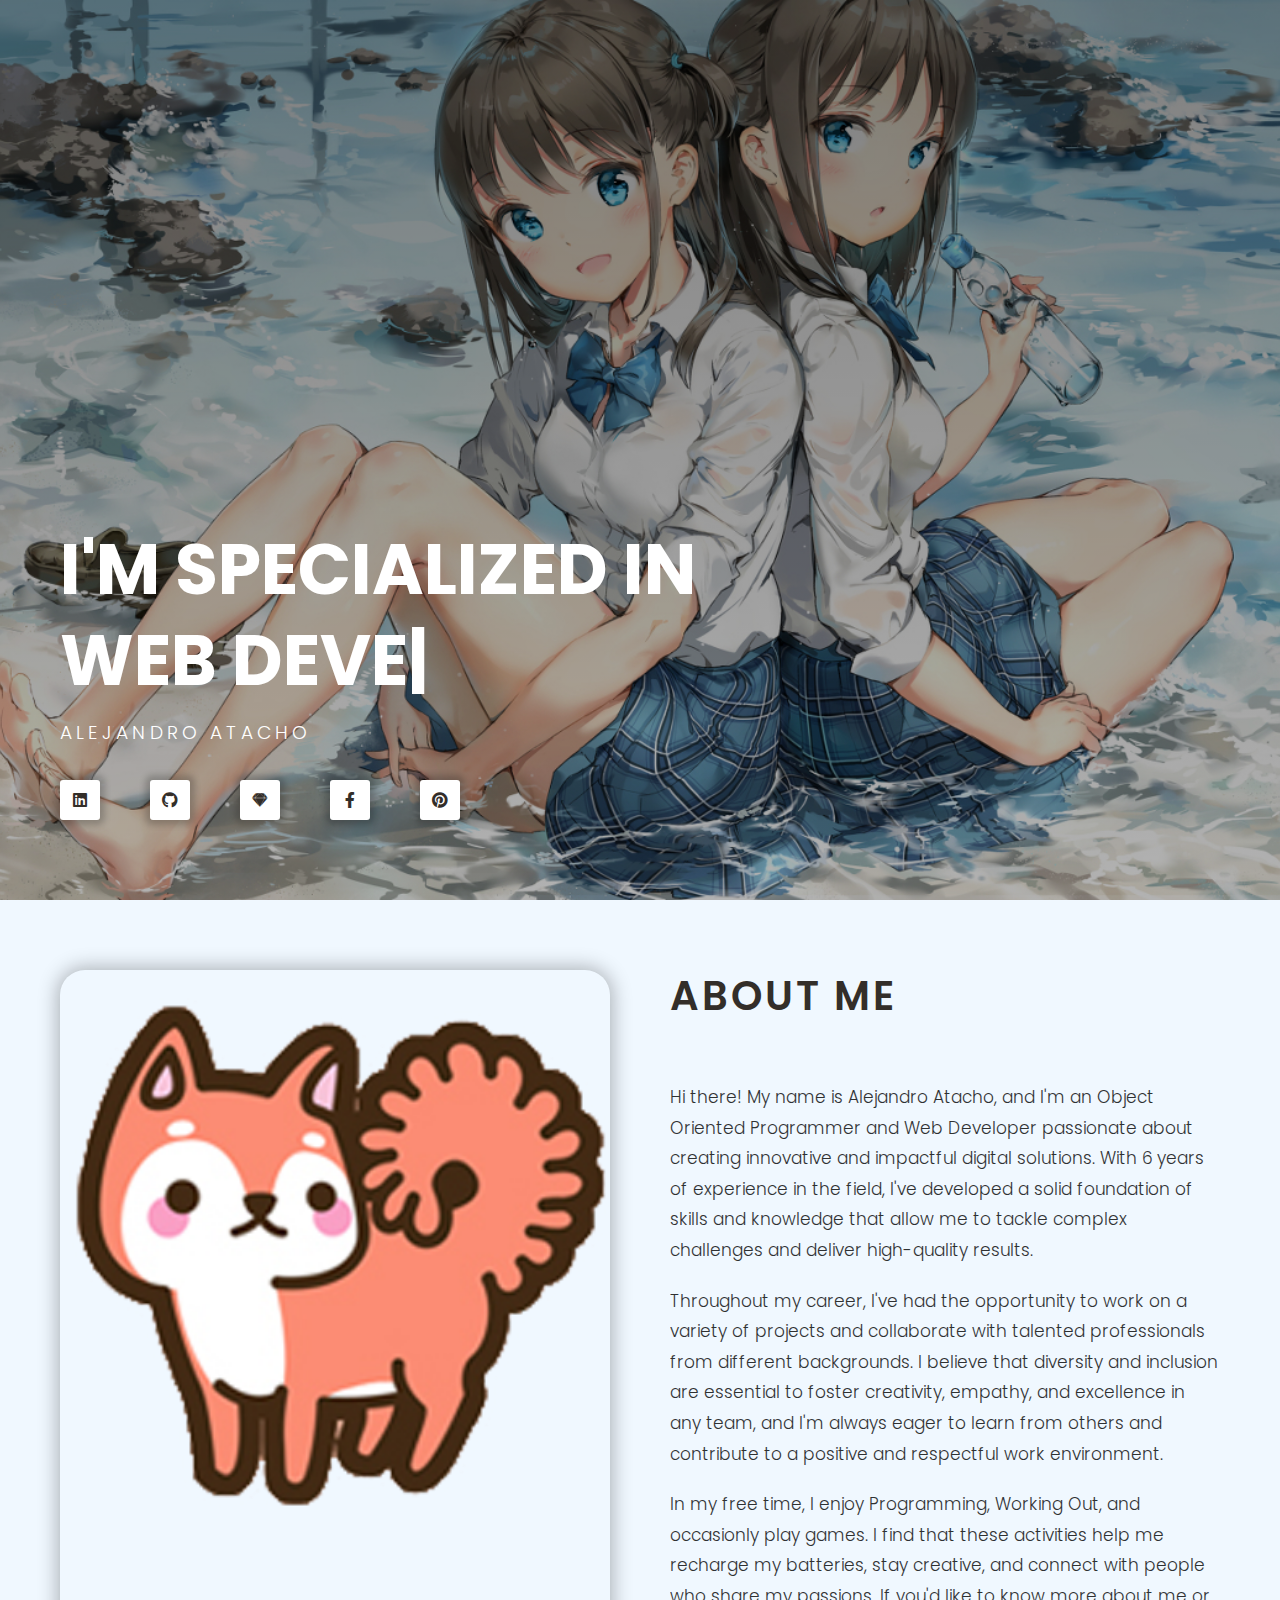
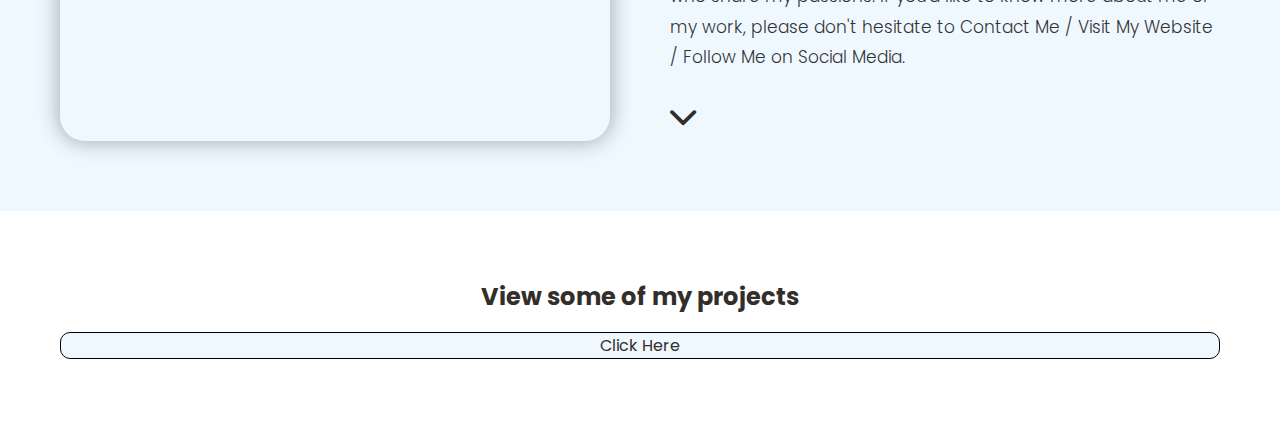
<file: index.html>
<!DOCTYPE html>
<html lang="en">
<head>
    <meta charset="UTF-8">
    <meta http-equiv="X-UA-Compatible" content="IE=edge">
    <meta name="viewport" content="width=device-width, initial-scale=1.0">
    <link rel = "stylesheet" href = "views/css/template.css">
    <link rel="stylesheet" href="https://cdnjs.cloudflare.com/ajax/libs/font-awesome/6.0.0/css/all.min.css" integrity="sha512-9usAa10IRO0HhonpyAIVpjrylPvoDwiPUiKdWk5t3PyolY1cOd4DSE0Ga+ri4AuTroPR5aQvXU9xC6qOPnzFeg==" crossorigin="anonymous" referrerpolicy="no-referrer" />    
    <title>My Portfolio</title>
    <link rel="icon" href="views/media/hinamizawa.png"/>

</head>
<body>
    <!-- add other icons too when I got time, and on logged_in.html -->
    <style>
        .facebook_icon:hover {
        filter:drop-shadow(10px 10px 4px #4444dd);
        }
    </style>
    <div class="menu">
</div>
<a href="views/html/login.html" id="login-button"><i class = "fas fa-heart"></i></a>

    <!-- header -->
    <header id = "header" class = "vh-100 flex">
        <div class = "container">
            <div class = "header-content">
                <h1>I'm specialized in <br><span class = "typewrite" data-loop = "yes" data-speed = "100" data-delay = "2000" data-words = '["Web developing", "Object Oriented Programming", "Creating Shell Scripts"]'></span></h1>
                <h3>Alejandro Atacho</h3>

                <ul class = "social-links">
                     <li>
                        <a href = "https://www.linkedin.com/in/alejandro-atacho-a0ab97107/" class = "flex" target="_blank">
                            <i class = "fab fa-linkedin"></i>
                        </a>
                    </li>

                    <li>
                        <a href = "https://github.com/alejandroatacho" class = "flex" target="_blank">
                            <i class = "fa-brands fa-github"></i>
                        </a>
                    </li>
                    <li>
                        <a href = "views/html/modules/submodule.html" class = "flex" target="_blank">
                            <i class = "fa-brands fa-sketch"></i>
                        </a>
                    </li>
                     <li class="facebook_icon">
                        <a href = "https://www.facebook.com/Alex.Atacho/" class = "flex" target="_blank">
                            <i class = "fab fa-facebook-f"></i>
                        </a>
                    </li>
                   
                    <li>
                        <a href = "https://nl.pinterest.com/DeepSeaSound/" class = "flex" target="_blank">
                            <i class = "fab fa-pinterest"></i>
                        </a>
                    </li>
                </ul>
            </div>
        </div>
    </header>
    <!-- end of header -->

    <!-- main content -->
    <main>
        <!-- about section -->
        <section id = "about" class = "about py-7">
            <div class = "container">
                <div class = "about-content grid">
                    <div class = "about-left">
                        <img class="about-picture" src= "views/media/hinamizawa.png" alt = "">
                    </div>
                    <div class = "about-right">
                        <div class = "title">
                            <h2>About Me</h2>
                        </div>
                          <p class="lead">Hi there! My name is Alejandro Atacho, and I'm an Object Oriented Programmer and Web Developer passionate about creating innovative and impactful digital solutions. With 6 years of experience in the field, I've developed a solid foundation of skills and knowledge that allow me to tackle complex challenges and deliver high-quality results.</p>
        <p class="lead">Throughout my career, I've had the opportunity to work on a variety of projects and collaborate with talented professionals from different backgrounds. I believe that diversity and inclusion are essential to foster creativity, empathy, and excellence in any team, and I'm always eager to learn from others and contribute to a positive and respectful work environment.</p>
        <p class="lead">In my free time, I enjoy Programming, Working Out, and occasionly play games. I find that these activities help me recharge my batteries, stay creative, and connect with people who share my passions. If you'd like to know more about me or my work, please don't hesitate to Contact Me / Visit My Website / Follow Me on Social Media.</p>
                        <a href = "#work" class = "btn-down">
                            <i class = "fas fa-chevron-down"></i>
                        </a>
                    </div>
                </div>
            </div>
        </section>
        <section id="submodules" class="submodules py-7">
            <div class="container">
                <div class="submodules-content" style="justify-content: center;text-align: center;">
                <h2>View some of my projects</h2>
                <div class="submodules-buttons" style="border:solid 1px;background-color:aliceblue;border-radius:10px;height:auto;width:100%;">
                    <a href="views/html/modules/submodule.html" class="btn" >Click Here</a>
                </div>
                </div>
            </div>
        </section>


    <!-- typewriting js -->
    <script src = "views/js/script.js"></script>
   

    </body>
</html>
</file>
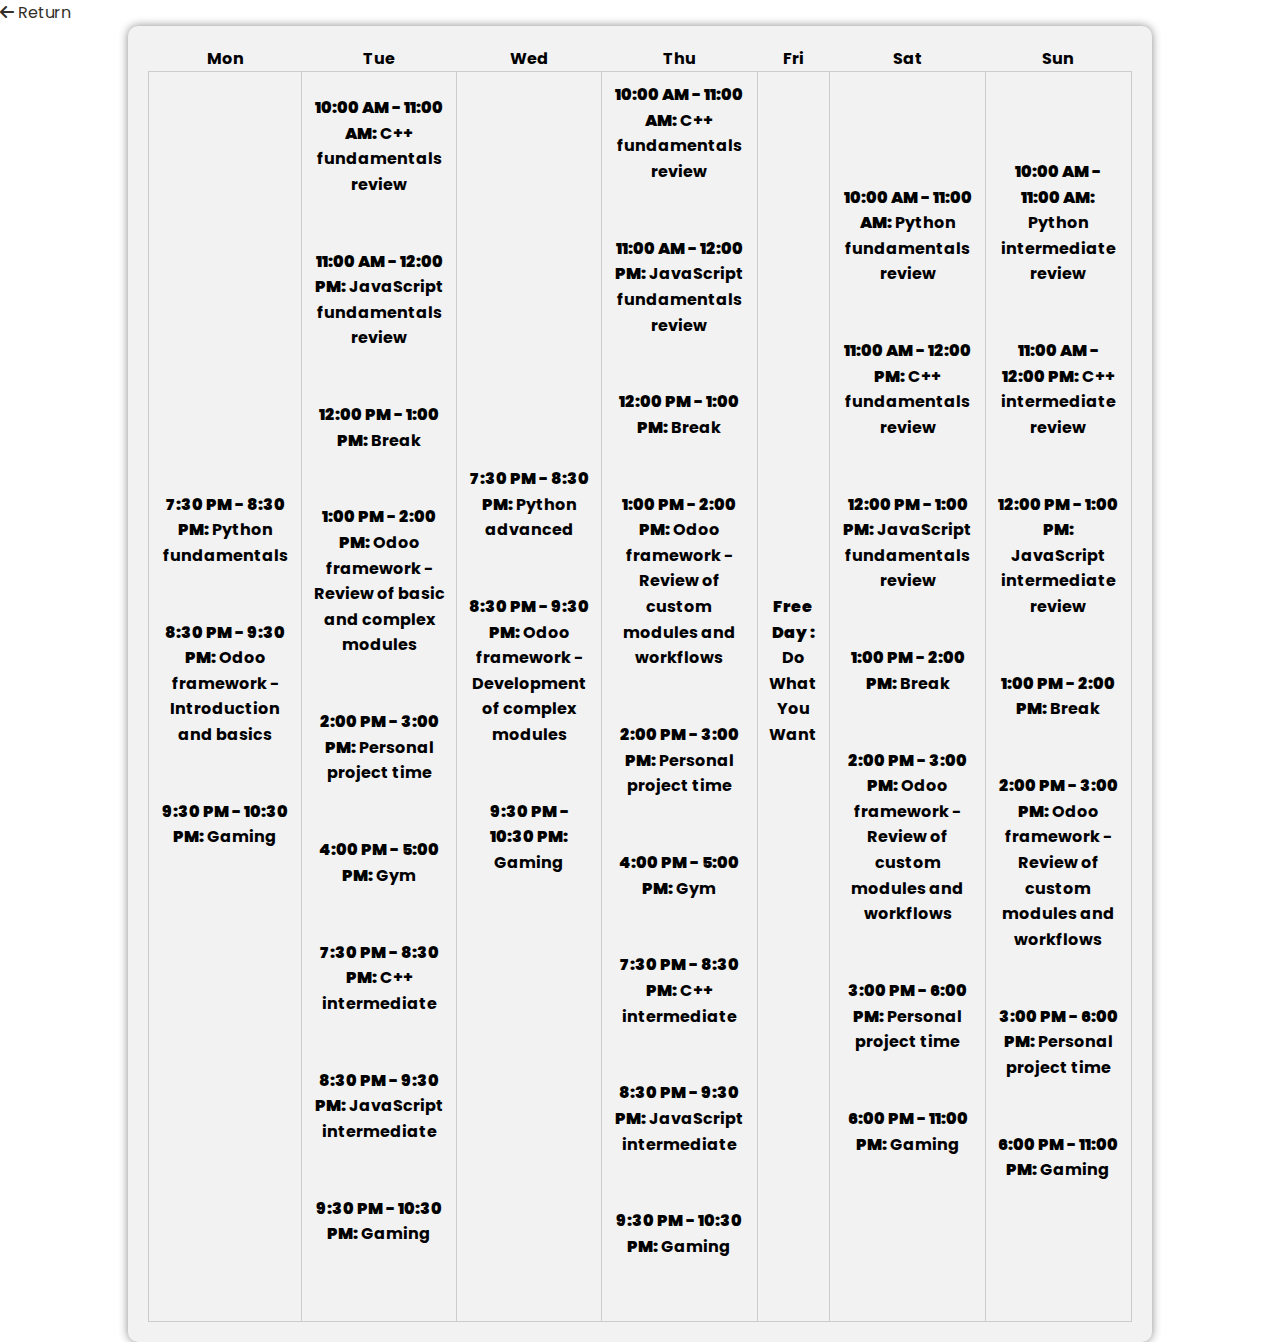
<file: views/html/calendar.html>
<!DOCTYPE html>
<html lang="en">
  <head>
    <meta charset="UTF-8" />
    <meta http-equiv="X-UA-Compatible" content="IE=edge" />
    <meta name="viewport" content="width=device-width, initial-scale=1.0" />
    <title>Document</title>
    <link rel="stylesheet" href="../css/template.css" />
    <link
      rel="stylesheet"
      href="https://cdnjs.cloudflare.com/ajax/libs/font-awesome/6.0.0/css/all.min.css"
      integrity="sha512-9usAa10IRO0HhonpyAIVpjrylPvoDwiPUiKdWk5t3PyolY1cOd4DSE0Ga+ri4AuTroPR5aQvXU9xC6qOPnzFeg=="
      crossorigin="anonymous"
      referrerpolicy="no-referrer"
    />
    <title>My Calendar</title>
    <link rel="icon" href="../media/hinamizawa.png" />
  </head>
  <body>
    <!-- Return button -->
    <a href="../../views/html/logged_in.html" class="return-button">
      <i class="fas fa-arrow-left"></i>
      <span>Return</span>
    </a>
    <div class="calendar">
      <table>
        <thead>
          <tr>
            <th>Mon</th>
            <th>Tue</th>
            <th>Wed</th>
            <th>Thu</th>
            <th>Fri</th>
            <th>Sat</th>
            <th>Sun</th>
          </tr>
        </thead>
        <tbody id="calendar-body"></tbody>
      </table>
    </div>
    <script src="../js/calendar.js"></script>
  </body>
</html>
</file>
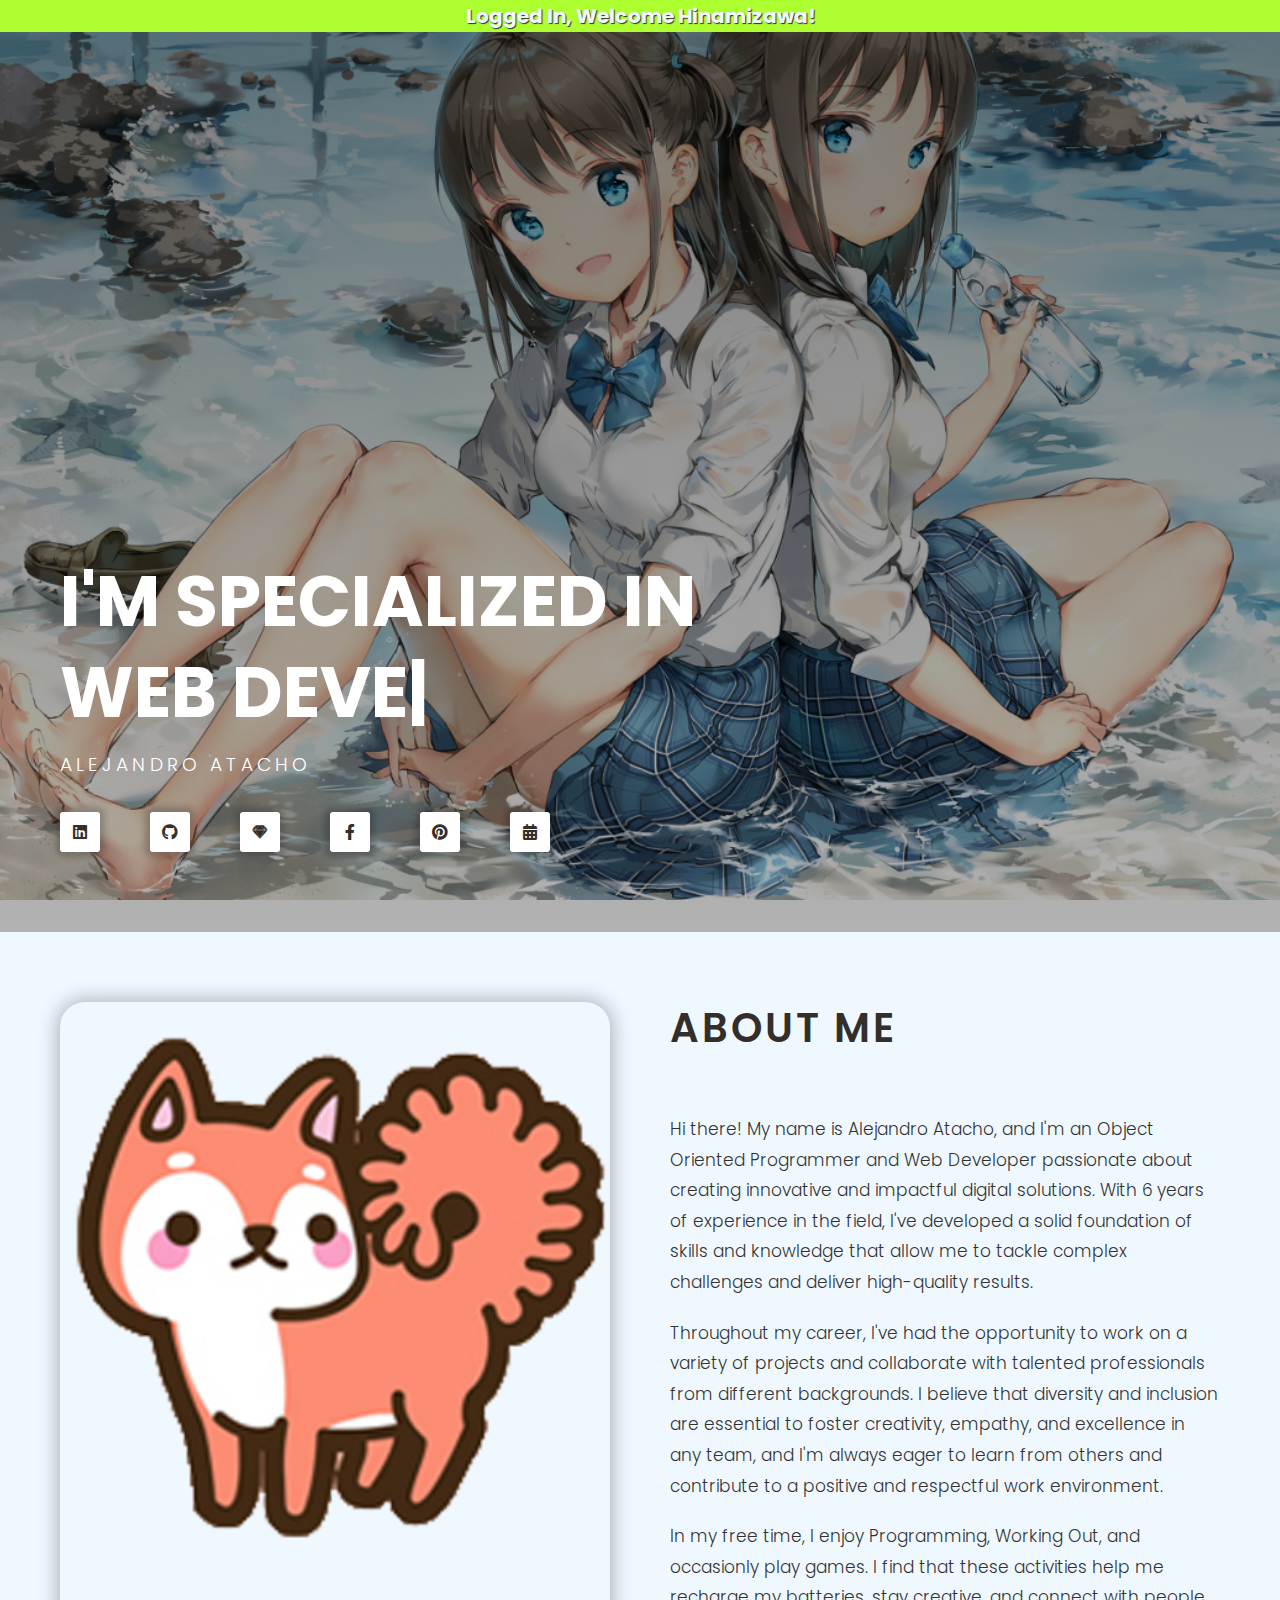
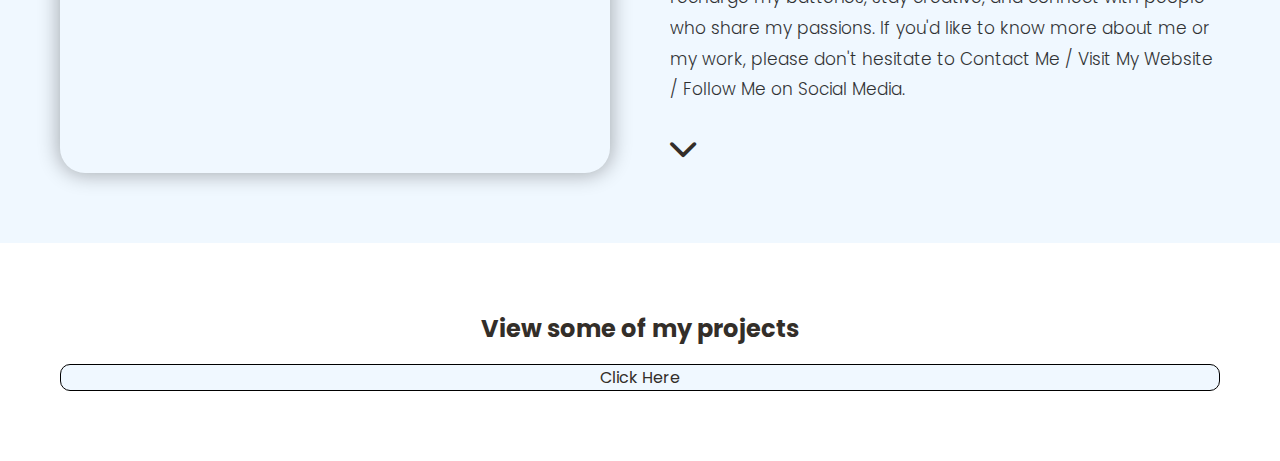
<file: views/html/logged_in.html>
<!DOCTYPE html>
<html lang="en">
<head>
    <meta charset="UTF-8">
    <meta http-equiv="X-UA-Compatible" content="IE=edge">
    <meta name="viewport" content="width=device-width, initial-scale=1.0">
    <link rel = "stylesheet" href = "../css/template.css">
    <link rel="stylesheet" href="https://cdnjs.cloudflare.com/ajax/libs/font-awesome/6.0.0/css/all.min.css" integrity="sha512-9usAa10IRO0HhonpyAIVpjrylPvoDwiPUiKdWk5t3PyolY1cOd4DSE0Ga+ri4AuTroPR5aQvXU9xC6qOPnzFeg==" crossorigin="anonymous" referrerpolicy="no-referrer" />   
    <title>My Portfolio</title>
    <link rel="icon" href="../media/hinamizawa.png"/>

</head>
<body>
    <style>
        .facebook_icon:hover {
        filter:drop-shadow(10px 10px 4px #4444dd);
        }
    </style>
    <div class="menu_logged_in">
       <div id="logged-in-label"><p> </p></div>
</div>
    <!-- header -->
    <header id = "header" class = "vh-100 flex">
        <div class = "container">
            <div class = "header-content">
                <h1>I'm specialized in <br><span class = "typewrite" data-loop = "yes" data-speed = "100" data-delay = "2000" data-words = '["Web developing", "Object Oriented Programming", "Creating Shell Scripts"]'></span></h1>
                <h3>Alejandro Atacho</h3>

            
                <ul class = "social-links">
                     <li>
                        <a href = "https://www.linkedin.com/in/alejandro-atacho-a0ab97107/" class = "flex" target="_blank">
                            <i class = "fab fa-linkedin"></i>
                        </a>
                    </li>

                    <li>
                        <a href = "https://github.com/alejandroatacho" class = "flex" target="_blank">
                            <i class = "fa-brands fa-github"></i>
                        </a>
                    </li>
                    <li>
                        <a href = "../../views/html/modules/submodule.html" class = "flex" target="_blank">
                            <i class = "fa-brands fa-sketch"></i>
                        </a>
                    </li>
                     <li class="facebook_icon">
                        <a href = "https://www.facebook.com/Alex.Atacho/" class = "flex" target="_blank">
                            <i class = "fab fa-facebook-f"></i>
                        </a>
                    </li>
                   
                    <li>
                        <a href = "https://nl.pinterest.com/DeepSeaSound/" class = "flex" target="_blank">
                            <i class = "fab fa-pinterest"></i>
                        </a>
                    </li>
                    <li>
                        <a href = "calendar.html" class = "flex"    >
                            <i class = "fas fa-calendar-alt"></i>
                        </a>
                    </li>
                </ul>
            </div>
        </div>
    </header>
    <!-- end of header -->

    <!-- main content -->
    <main>
        <!-- about section -->
        <section id = "about" class = "about py-7">
            <div class = "container">
                <div class = "about-content grid">
                    <div class = "about-left">
                        <img class="about-picture" src= "../media/hinamizawa.png" alt = "">
                    </div>
                    <div class = "about-right">
                        <div class = "title">
                            <h2>About Me</h2>
                        </div>
                          <p class="lead">Hi there! My name is Alejandro Atacho, and I'm an Object Oriented Programmer and Web Developer passionate about creating innovative and impactful digital solutions. With 6 years of experience in the field, I've developed a solid foundation of skills and knowledge that allow me to tackle complex challenges and deliver high-quality results.</p>
        <p class="lead">Throughout my career, I've had the opportunity to work on a variety of projects and collaborate with talented professionals from different backgrounds. I believe that diversity and inclusion are essential to foster creativity, empathy, and excellence in any team, and I'm always eager to learn from others and contribute to a positive and respectful work environment.</p>
        <p class="lead">In my free time, I enjoy Programming, Working Out, and occasionly play games. I find that these activities help me recharge my batteries, stay creative, and connect with people who share my passions. If you'd like to know more about me or my work, please don't hesitate to Contact Me / Visit My Website / Follow Me on Social Media.</p>
                        <a href = "#work" class = "btn-down">
                            <i class = "fas fa-chevron-down"></i>
                        </a>
                    </div>
                </div>
            </div>
        </section>
        <section id="submodules" class="submodules py-7">
            <div class="container">
                <div class="submodules-content" style="justify-content: center;text-align: center;">
                <h2>View some of my projects</h2>
                <div class="submodules-buttons" style="border:solid 1px;background-color:aliceblue;border-radius:10px;height:auto;width:100%;">
                    <a href="../../views/html/modules/submodule.html" class="btn" >Click Here</a>
                </div>
                </div>
            </div>
        </section>


    <!-- typewriting js -->
    <script src = "../js/script.js"></script>
    <script src = "../js/personal.js"></script>
    


    </body>
</html>
</file>
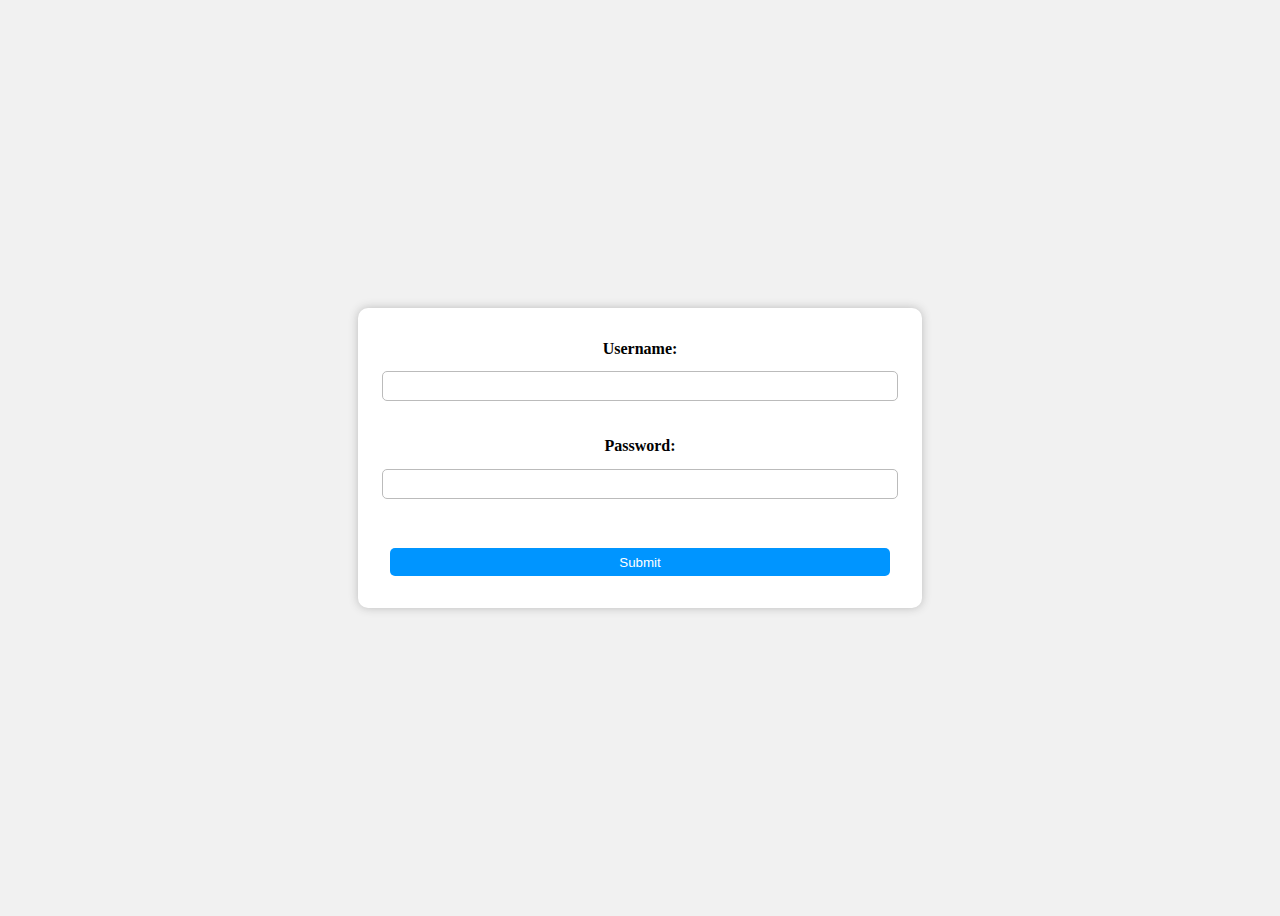
<file: views/html/login.html>
<!DOCTYPE html>
<html lang="en">
  <head>
    <meta charset="UTF-8" />
    <meta http-equiv="X-UA-Compatible" content="IE=edge" />
    <meta name="viewport" content="width=device-width, initial-scale=1.0" />
    <title>Login</title>
    <link rel="stylesheet" href="../css/login.css" />
    <link
      rel="stylesheet"
      href="https://cdnjs.cloudflare.com/ajax/libs/font-awesome/6.0.0/css/all.min.css"
      integrity="sha512-9usAa10IRO0HhonpyAIVpjrylPvoDwiPUiKdWk5t3PyolY1cOd4DSE0Ga+ri4AuTroPR5aQvXU9xC6qOPnzFeg=="
      crossorigin="anonymous"
      referrerpolicy="no-referrer"
    />
    <title>Login</title>
    <link rel="icon" href="views/media/hinamizawa.png" />
  </head>
  <body>
    <form name="loginForm" onsubmit="return validateForm()" method="post">
      <label>Username:</label><input type="text" name="username" /> <br /><br />
      <label>Password:</label><input type="password" name="password" />
      <br /><br />
      <input type="submit" value="Submit" />
    </form>
    <script src="../js/login.js"></script>
  </body>
</html>
</file>
<file: views/css/template.css>
@import url("https://fonts.googleapis.com/css2?family=Poppins:wght@300;400;500;600;700&display=swap");
:root {
  --transition: all 300ms ease-in-out;
  --dark-color: #332e29;
  --light-color: #fff;
  --bg: #222;
  --var-color_blue: blue;
  --submodules-bg-color: #f4f4f4;
  --accent-color: #ff5722;
}

* {
  box-sizing: border-box;
  padding: 0;
  margin: 0;
  outline: 0;
}

html {
  font-size: 10px;
  scroll-behavior: smooth;
}

body {
  font-size: 1.6rem;
  font-family: "Poppins", sans-serif;
  line-height: 1.6;
}

button,
.btn {
  cursor: pointer;
  border: none;
  background: transparent;
}

ul {
  list-style-type: none;
}

a {
  text-decoration: none;
  color: var(--dark-color);
}

img {
  width: 100%;
  display: block;
}

.container {
  max-width: 1200px;
  margin: 0 auto;
  padding: 0 2rem;
}

.vh-100 {
  min-height: 100vh;
}

h1,
h2,
h3 {
  margin-top: 0;
  line-height: 1.3;
  margin-bottom: 2rem;
  color: var(--dark-color);
}

.flex {
  display: flex;
  align-items: center;
  justify-content: center;
}

.py-7 {
  padding: 7rem 0;
}

.grid {
  display: grid;
  grid-template-columns: repeat(1, 1fr);
  gap: 1rem;
}

.lead {
  opacity: 0.8;
  padding: 1rem 0;
  font-size: 1.7rem;
  font-weight: 300;
  line-height: 1.8;
}

/* Custom Scroll Bar */
::-webkit-scrollbar {
  -webkit-appearance: none;
}

::-webkit-scrollbar {
  width: 10px;
}

::-webkit-scrollbar-track {
  background: #ffffff;
  border: 1px solid #ccc;
}

::-webkit-scrollbar-thumb {
  background: #ff5b4a;
  border: 1px solid #eee;
  height: 100px;
  border-radius: 5px;
}

::-webkit-scrollbar-thumb:hover {
  background: blue;
}

/* header */
#header {
  background: linear-gradient(rgba(0, 0, 0, 0.5), rgba(0, 0, 0, 0.3)), url("../media/herobanner.jpg") center/cover no-repeat fixed;
  justify-content: flex-start;
  align-items: flex-end;
}

#header .container {
  width: 100%;
}

.header-content {
  padding-bottom: 4rem;
}

.header-content h1 {
  font-size: 4.5rem;
  margin-bottom: 0;
  text-transform: uppercase;
  color: var(--light-color);
}

.header-content h3 {
  color: var(--light-color);
  font-weight: 300;
  letter-spacing: 4px;
  text-transform: uppercase;
  margin-top: 1.5rem;
}

.social-links {
  display: flex;
  margin-top: 3.5rem;
  gap: 10px;
  position: relative;
}

ul li {
  list-style: none;
  position: relative;
  width: 80px;
  height: 80px;
  justify-content: center;
  align-items: center;
  cursor: pointer;
  transition: 0.5s;
}

li a {
  width: 40px;
  height: 40px;
  background-color: var(--light-color);
  margin-right: 1rem;
  border-radius: 0.3rem;
  box-shadow: 0 0 6px 5px rgba(0, 0, 0, 0.2);
  transition: var(--transition);
}

li a:hover {
  opacity: 0.9;
}

/* about */
.about {
  background-color: aliceblue;
}

.about-left {
  margin-bottom: 4rem;
  overflow: hidden;
  box-shadow: 0 0 20px 2px rgba(0, 0, 0, 0.3);
  border-radius: 25px;
}

.about-picture {
  transition: 1s;
}

.about-picture:hover {
  transform: scale(1.3);
  z-index: 2;
  transition: 1.8s;
}

/* button down and title - reusable */
.btn-down {
  font-size: 3rem;
  display: inline-block;
  margin-top: 1rem;
  transition: var(--transition);
}

.btn-down:hover {
  opacity: 0.8;
  transform: translateY(5px);
}

.btn-down-white {
  color: var(--light-color);
}

.title {
  margin-bottom: 5rem;
}
.title h2 {
  text-transform: uppercase;
  letter-spacing: 3px;
  font-weight: 600;
  position: relative;
}
css Copy code .title h2::after {
  position: absolute;
  content: "";
  top: 120%;
  left: 0;
  width: 70px;
  height: 4px;
  background-color: var(--dark-color);
}

@media (min-width: 576px) {
  .title h2 {
    font-size: 4rem;
  }
  .work-bottom {
    grid-template-columns: repeat(4, 1fr);
  }
  .portfolio-grid {
    grid-template-columns: repeat(2, 1fr);
  }
  .portfolio-grid > div {
    height: 300px;
    overflow: hidden;
  }
  .portfolio-grid > div img {
    height: 100%;
    -o-object-fit: cover;
       object-fit: cover;
  }
  .contact-left form .form-control {
    max-width: 500px;
  }
  .footer-content ul {
    flex-direction: row;
  }
}
@media (min-width: 768px) {
  .header-content h1 {
    font-size: 7rem;
  }
  .about-content,
  .work-top {
    grid-template-columns: repeat(2, 1fr);
    -moz-column-gap: 6rem;
         column-gap: 6rem;
    row-gap: 0;
  }
  .about-left {
    margin-bottom: 0;
  }
  .contact-content {
    flex-direction: row;
  }
  .contact-right {
    padding-left: 3rem;
    width: 50%;
  }
  .contact-left {
    width: 50%;
  }
  .insta-grid {
    grid-template-columns: repeat(2, 1fr);
  }
}
img {
  max-width: 100%;
}

.insta-grid-item {
  position: relative;
  overflow: hidden;
}
css Copy code .insta-grid-item:hover .insta-overlay {
  opacity: 1;
  transform: translateY(0);
}
.insta-grid-item .insta-overlay {
  position: absolute;
  top: 0;
  left: 0;
  width: 100%;
  height: 100%;
  background-color: rgba(0, 0, 0, 0.7);
  display: flex;
  align-items: center;
  justify-content: center;
  flex-direction: column;
  opacity: 0;
  transform: translateY(-100%);
  transition: all 0.3s ease-in-out;
}
.insta-grid-item .insta-overlay h3 {
  color: #fff;
  font-size: 2rem;
  margin-bottom: 1rem;
  text-transform: uppercase;
  letter-spacing: 2px;
}
.insta-grid-item .insta-overlay .btn {
  background-color: #fff;
  color: #ff5722;
  border: none;
  padding: 10px 20px;
  border-radius: 5px;
  font-size: 1rem;
  transition: background-color 0.2s ease;
  text-align: center;
  text-decoration: none;
  margin-top: 1rem;
}
.insta-grid-item .insta-overlay .btn:hover {
  background-color: #ff5722;
  color: #fff;
}

/* form */
.contact-form {
  display: flex;
  flex-direction: column;
  align-items: center;
  justify-content: center;
  margin: 0 auto;
  width: 100%;
  max-width: 600px;
  padding: 4rem 2rem;
}
.contact-form .form-control {
  width: 100%;
  border: none;
  background-color: var(--light-color);
  color: var(--dark-color);
  padding: 1rem;
  margin-bottom: 1.5rem;
  border-radius: 0.5rem;
  font-size: 1.6rem;
}
css Copy code .contact-form .form-control:focus {
  outline: none;
  box-shadow: 0px 0px 5px #ff5b4a;
}
.contact-form .form-control-textarea {
  height: 200px;
}
.contact-form .submit-btn {
  background-color: #ff5b4a;
  color: var(--light-color);
  border: none;
  padding: 1rem 3rem;
  border-radius: 5rem;
  font-size: 1.6rem;
  text-transform: uppercase;
  letter-spacing: 2px;
  transition: var(--transition);
  cursor: pointer;
  margin-top: 1rem;
}
css Copy code .contact-form .submit-btn:hover {
  opacity: 0.8;
  transform: translateY(-5px);
}

/*Logged in page*/
.menu_logged_in {
  background-color: greenyellow;
}
.menu_logged_in div {
  display: flex;
  justify-content: center;
  align-items: center;
}
.menu_logged_in div p {
  color: aliceblue;
  text-shadow: 1px 1px 1px #332e29;
  font-size: 20px;
  font-weight: bold;
}

/* footer */
.footer {
  background-color: var(--dark-color);
  padding: 5rem 0;
  color: var(--light-color);
}
.footer .footer-content {
  display: flex;
  justify-content: space-between;
  align-items: center;
  flex-wrap: wrap;
  gap: 2rem;
}
.footer .footer-logo {
  font-size: 3rem;
  text-transform: uppercase;
  letter-spacing: 3px;
  font-weight: 600;
}
.footer .footer-content p {
  opacity: 0.8;
  margin-bottom: 1rem;
}
.footer .footer-content ul li {
  margin: 0 10px;
}
.footer .footer-content ul li a {
  font-size: 2rem;
}
.footer .footer-bottom {
  background-color: var(--bg);
  padding: 2rem 0;
  text-align: center;
}
.footer .footer-bottom p {
  color: var(--light-color);
  font-size: 1.5rem;
  opacity: 0.6;
  margin-top: 1rem;
}

/* Calendar */
.calendar {
  background-color: #f2f2f2;
  padding: 20px;
  border-radius: 10px;
  width: 80%;
  margin: 0 auto;
  box-shadow: 0px 0px 10px #888888;
}
.calendar h2 {
  text-align: center;
  margin-bottom: 20px;
}
.calendar .calendar-header {
  display: flex;
  justify-content: space-between;
  align-items: center;
  margin-bottom: 20px;
}
.calendar .calendar-header i {
  cursor: pointer;
  font-size: 20px;
}
.calendar table {
  width: 100%;
  border-collapse: collapse;
}
.calendar table tr:first-child {
  text-align: center;
  font-weight: bold;
}
.calendar table tr td {
  border: 1px solid #ccc;
  padding: 10px;
  text-align: center;
  vertical-align: middle;
}

.highlighted-day {
  background-color: greenyellow;
}

#login-button {
  position: absolute;
  top: 20px;
  right: 20px;
  z-index: 9999; /* set a high value */
  color: transparent;
  background-color: transparent;
  border: none;
  font-size: 16px;
}

#login-button:focus {
  color: #a22929;
  background-color: transparent;
}/*# sourceMappingURL=template.css.map */
</file>
<file: views/css/login.css>
body {
  background-color: #f1f1f1;
  display: flex;
  justify-content: center;
  align-items: center;
  height: 100vh;
}

form {
  background-color: #ffffff;
  padding: 2em;
  border-radius: 10px;
  box-shadow: 0px 0px 10px 0px #bbbbbb;
  width: 500px;
  display: flex;
  flex-direction: column;
  justify-content: center;
  align-items: center;
}
form label {
  font-weight: bold;
}
form input[type=text],
form input[type=password] {
  padding: 0.5em;
  margin-top: 1em;
  width: 100%;
  border-radius: 5px;
  border: 1px solid #bbbbbb;
}
form input[type=submit] {
  margin-top: 1em;
  padding: 0.5em;
  background-color: #0095ff;
  color: #ffffff;
  border: none;
  border-radius: 5px;
  cursor: pointer;
  width: 100%;
}
form input[type=submit]:hover {
  background-color: #007aff;
}

@media (max-width: 767px) {
  form {
    width: 90%;
  }
}/*# sourceMappingURL=login.css.map */
</file>
